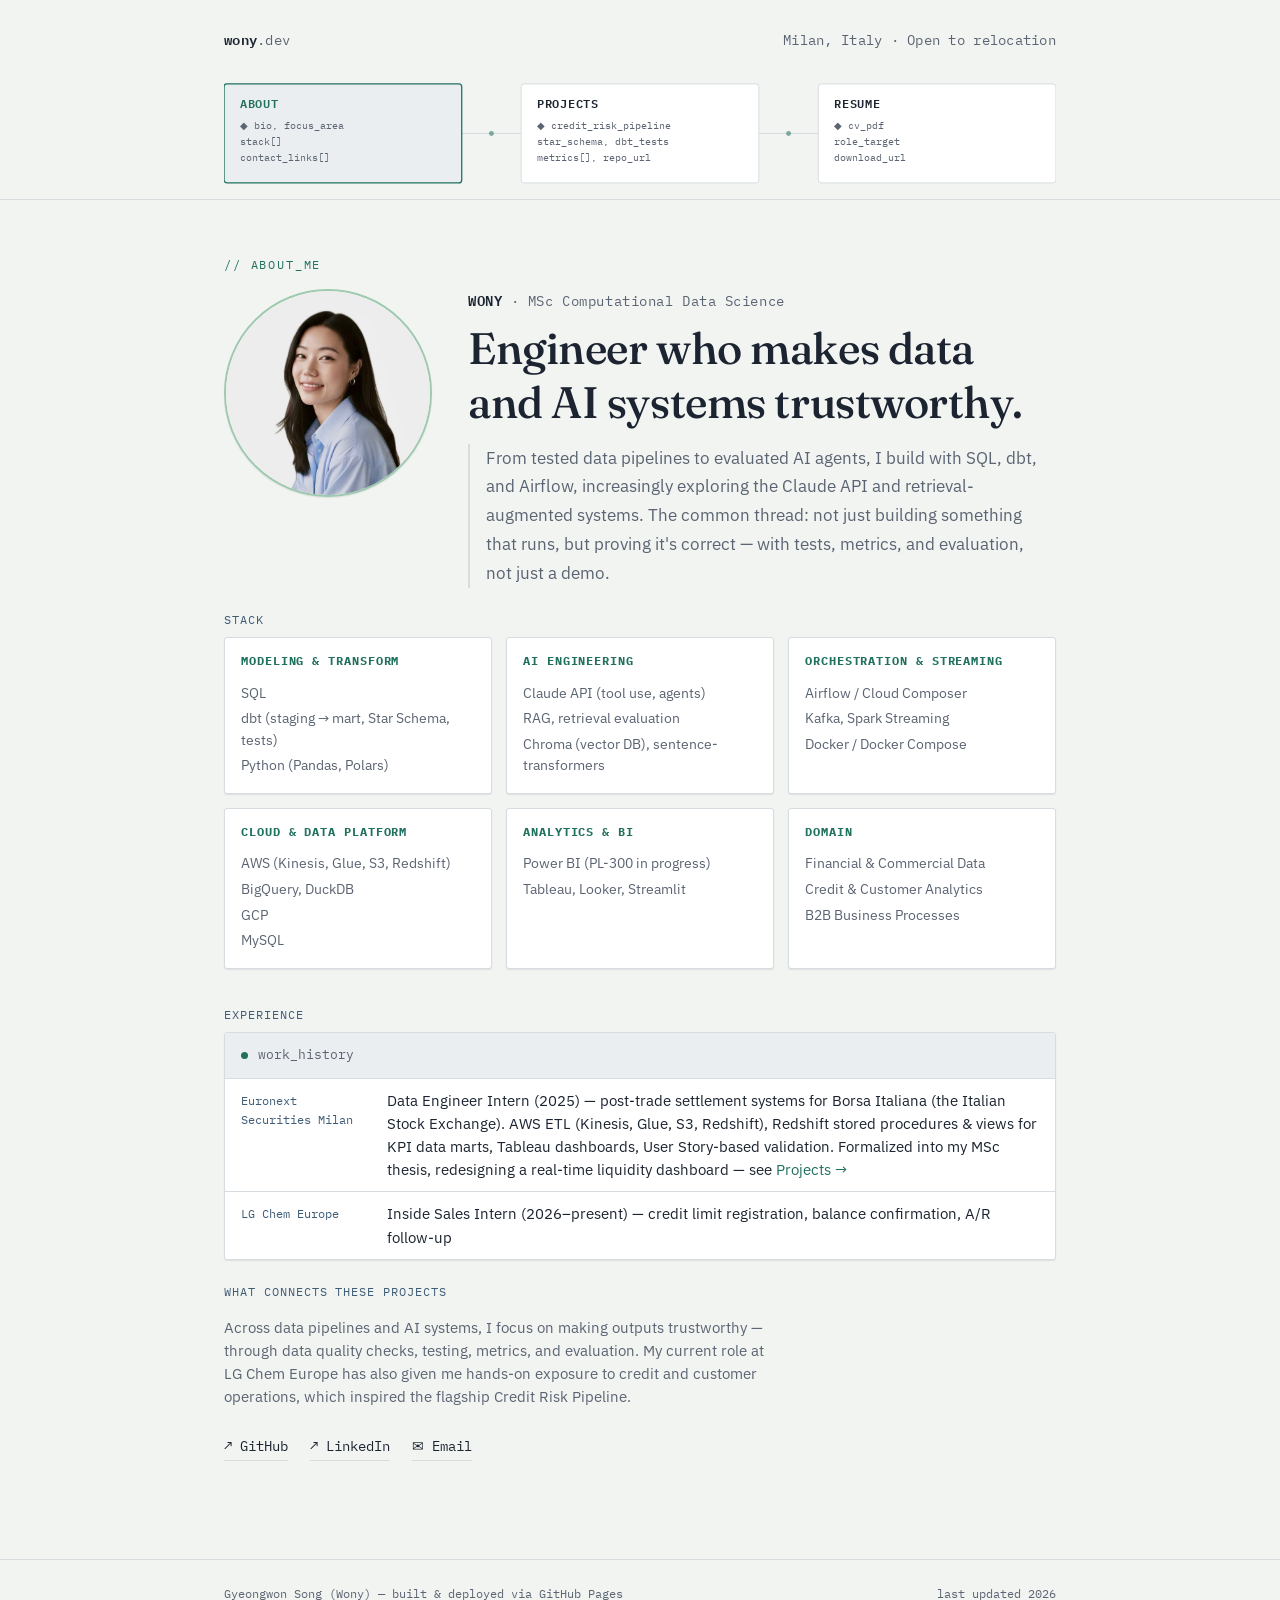
<file: index.html>
<!DOCTYPE html>
<html lang="en">
<head>
<meta charset="UTF-8" />
<meta name="viewport" content="width=device-width, initial-scale=1.0" />
<title>Wony — Analytics Engineer</title>
<meta name="description" content="Data & AI engineer — tested pipelines, evaluated AI agents. dbt, SQL, Airflow, Claude API, RAG." />
<link rel="preconnect" href="https://fonts.googleapis.com">
<link href="https://fonts.googleapis.com/css2?family=Fraunces:opsz,wght@9..144,450;9..144,500&family=IBM+Plex+Mono:wght@400;500;600&family=IBM+Plex+Sans:wght@400;500;600;700&display=swap" rel="stylesheet">
<link rel="stylesheet" href="assets/css/style.css" />
</head>
<body>

<header class="site">
  <div class="wrap">
    <div class="brand-row">
      <span class="brand"><strong>wony</strong>.dev</span>
      <span class="brand">Milan, Italy · Open to relocation</span>
    </div>

    <nav class="mobile-nav">
      <a href="index.html" class="active">ABOUT</a>
      <a href="projects.html" class="">PROJECTS</a>
      <a href="resume.html" class="">RESUME</a>
    </nav>
    <!-- Signature element: site nav rendered as an ER diagram -->
    <svg class="schema-nav" viewBox="0 0 840 120" xmlns="http://www.w3.org/2000/svg" role="navigation" aria-label="Site sections">
      <line class="edge" x1="240" y1="60" x2="300" y2="60" />
      <line class="edge" x1="540" y1="60" x2="600" y2="60" />
      <circle class="edge-dot" cx="270" cy="60" r="2.5" />
      <circle class="edge-dot" cx="570" cy="60" r="2.5" />

      <g class="node active">
        <a class="node-link" href="index.html" aria-current="page">
          <rect x="0" y="10" width="240" height="100" rx="3"></rect>
          <text class="node-title" x="16" y="34">ABOUT</text>
          <text class="node-field" x="16" y="56">◆ bio, focus_area</text>
          <text class="node-field" x="16" y="72">stack[]</text>
          <text class="node-field" x="16" y="88">contact_links[]</text>
        </a>
      </g>

      <g class="node">
        <a class="node-link" href="projects.html">
          <rect x="300" y="10" width="240" height="100" rx="3"></rect>
          <text class="node-title" x="316" y="34">PROJECTS</text>
          <text class="node-field" x="316" y="56">◆ credit_risk_pipeline</text>
          <text class="node-field" x="316" y="72">star_schema, dbt_tests</text>
          <text class="node-field" x="316" y="88">metrics[], repo_url</text>
        </a>
      </g>

      <g class="node">
        <a class="node-link" href="resume.html">
          <rect x="600" y="10" width="240" height="100" rx="3"></rect>
          <text class="node-title" x="616" y="34">RESUME</text>
          <text class="node-field" x="616" y="56">◆ cv_pdf</text>
          <text class="node-field" x="616" y="72">role_target</text>
          <text class="node-field" x="616" y="88">download_url</text>
        </a>
      </g>
    </svg>
  </div>
</header>

<main>
  <div class="wrap">
    <p class="eyebrow">// about_me</p>
    <div class="hero-row">
      <img class="hero-photo" src="assets/img/profile.jpg" alt="Portrait of Gyeongwon Song" />
      <div class="hero-text">
        <p class="hero-name"><strong>WONY</strong> · MSc Computational Data Science</p>
        <h1>Engineer who makes data and AI systems trustworthy.</h1>
        <p class="lede">
          From tested data pipelines to evaluated AI agents, I build with SQL, dbt, and Airflow, increasingly exploring the Claude API and retrieval-augmented systems.
          The common thread: not just building something that runs, but proving it's
          correct — with tests, metrics, and evaluation, not just a demo.
        </p>
      </div>
    </div>

    <p class="section-label">stack</p>
    <div class="stack-grid">
      <div class="stack-group">
        <h3>Modeling &amp; Transform</h3>
        <ul>
          <li>SQL</li>
          <li>dbt (staging → mart, Star Schema, tests)</li>
          <li>Python (Pandas, Polars)</li>
        </ul>
      </div>
      <div class="stack-group">
        <h3>AI Engineering</h3>
        <ul>
          <li>Claude API (tool use, agents)</li>
          <li>RAG, retrieval evaluation</li>
          <li>Chroma (vector DB), sentence-transformers</li>
        </ul>
      </div>
      <div class="stack-group">
        <h3>Orchestration &amp; Streaming</h3>
        <ul>
          <li>Airflow / Cloud Composer</li>
          <li>Kafka, Spark Streaming</li>
          <li>Docker / Docker Compose</li>
        </ul>
      </div>
      <div class="stack-group">
        <h3>Cloud &amp; Data Platform</h3>
        <ul>
          <li>AWS (Kinesis, Glue, S3, Redshift)</li>
          <li>BigQuery, DuckDB</li>
          <li>GCP</li>
          <li>MySQL</li>
        </ul>
      </div>
      <div class="stack-group">
        <h3>Analytics &amp; BI</h3>
        <ul>
          <li>Power BI (PL-300 in progress)</li>
          <li>Tableau, Looker, Streamlit</li>
        </ul>
      </div>
      <div class="stack-group">
        <h3>Domain</h3>
        <ul>
          <li>Financial &amp; Commercial Data</li>
          <li>Credit &amp; Customer Analytics</li>
          <li>B2B Business Processes</li>
        </ul>
      </div>
    </div>

    <p class="section-label">experience</p>
    <div class="tbl">
      <div class="tbl-head"><span class="dot"></span> work_history</div>
      <div class="tbl-row">
        <span class="field-name">Euronext Securities Milan</span>
        <span class="field-value">Data Engineer Intern (2025) — post-trade settlement systems for Borsa Italiana (the Italian Stock Exchange). AWS ETL (Kinesis, Glue, S3, Redshift), Redshift stored procedures &amp; views for KPI data marts, Tableau dashboards, User Story-based validation. Formalized into my MSc thesis, redesigning a real-time liquidity dashboard — see <a href="projects.html#euronext">Projects →</a></span>
      </div>
      <div class="tbl-row">
        <span class="field-name">LG Chem Europe</span>
        <span class="field-value">Inside Sales Intern (2026–present) — credit limit registration, balance confirmation, A/R follow-up</span>
      </div>
    </div>

    <p class="section-label">what connects these projects</p>
    <p style="max-width:60ch; font-size:14.5px;">
      Across data pipelines and AI systems, I focus on making outputs trustworthy — through data quality checks, testing, metrics, and evaluation. My current role at LG Chem Europe has also given me hands-on exposure to credit and customer operations, which inspired the flagship Credit Risk Pipeline.
    </p>

    <div class="link-row">
      <a href="https://github.com/gyngwon" target="_blank" rel="noopener">↗ GitHub</a>
      <a href="https://www.linkedin.com/in/gyeongwon/" target="_blank" rel="noopener">↗ LinkedIn</a>
      <a href="mailto:wony.gsong@gmail.com">✉ Email</a>
    </div>
  </div>
</main>

<footer class="site">
  <div class="wrap" style="display:flex; justify-content:space-between; flex-wrap:wrap; gap:8px; width:100%;">
    <span>Gyeongwon Song (Wony) — built &amp; deployed via GitHub Pages</span>
    <span>last updated 2026</span>
  </div>
</footer>

</body>
</html>
</file>
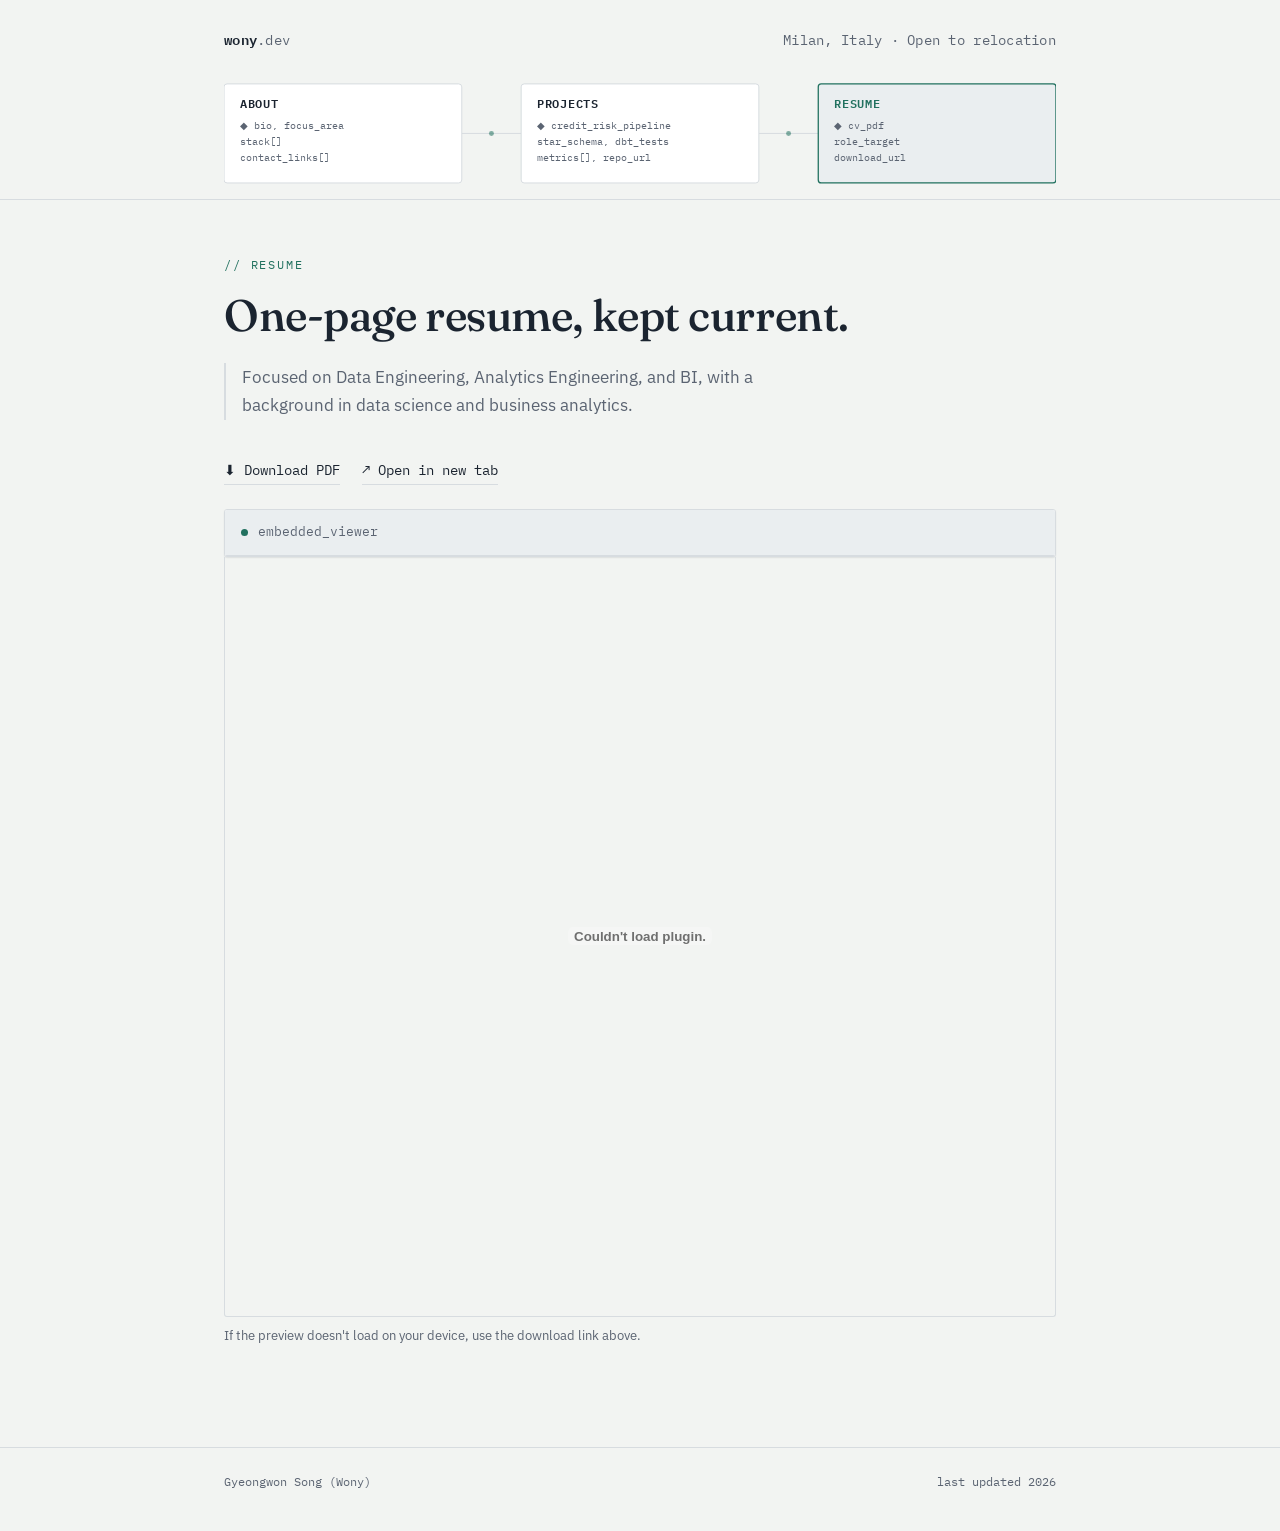
<file: resume.html>
<!DOCTYPE html>
<html lang="en">
<head>
<meta charset="UTF-8" />
<meta name="viewport" content="width=device-width, initial-scale=1.0" />
<title>Resume — Wony</title>
<link rel="preconnect" href="https://fonts.googleapis.com">
<link href="https://fonts.googleapis.com/css2?family=Fraunces:opsz,wght@9..144,450;9..144,500&family=IBM+Plex+Mono:wght@400;500;600&family=IBM+Plex+Sans:wght@400;500;600;700&display=swap" rel="stylesheet">
<link rel="stylesheet" href="assets/css/style.css" />
</head>
<body>

<header class="site">
  <div class="wrap">
    <div class="brand-row">
      <span class="brand"><strong>wony</strong>.dev</span>
      <span class="brand">Milan, Italy · Open to relocation</span>
    </div>

    <nav class="mobile-nav">
      <a href="index.html" class="">ABOUT</a>
      <a href="projects.html" class="">PROJECTS</a>
      <a href="resume.html" class="active">RESUME</a>
    </nav>
    <svg class="schema-nav" viewBox="0 0 840 120" xmlns="http://www.w3.org/2000/svg" role="navigation" aria-label="Site sections">
      <line class="edge" x1="240" y1="60" x2="300" y2="60" />
      <line class="edge" x1="540" y1="60" x2="600" y2="60" />
      <circle class="edge-dot" cx="270" cy="60" r="2.5" />
      <circle class="edge-dot" cx="570" cy="60" r="2.5" />

      <g class="node">
        <a class="node-link" href="index.html">
          <rect x="0" y="10" width="240" height="100" rx="3"></rect>
          <text class="node-title" x="16" y="34">ABOUT</text>
          <text class="node-field" x="16" y="56">◆ bio, focus_area</text>
          <text class="node-field" x="16" y="72">stack[]</text>
          <text class="node-field" x="16" y="88">contact_links[]</text>
        </a>
      </g>

      <g class="node">
        <a class="node-link" href="projects.html">
          <rect x="300" y="10" width="240" height="100" rx="3"></rect>
          <text class="node-title" x="316" y="34">PROJECTS</text>
          <text class="node-field" x="316" y="56">◆ credit_risk_pipeline</text>
          <text class="node-field" x="316" y="72">star_schema, dbt_tests</text>
          <text class="node-field" x="316" y="88">metrics[], repo_url</text>
        </a>
      </g>

      <g class="node active">
        <a class="node-link" href="resume.html" aria-current="page">
          <rect x="600" y="10" width="240" height="100" rx="3"></rect>
          <text class="node-title" x="616" y="34">RESUME</text>
          <text class="node-field" x="616" y="56">◆ cv_pdf</text>
          <text class="node-field" x="616" y="72">role_target</text>
          <text class="node-field" x="616" y="88">download_url</text>
        </a>
      </g>
    </svg>
  </div>
</header>

<main>
  <div class="wrap">
    <p class="eyebrow">// resume</p>
    <h1>One-page resume, kept current.</h1>
    <p class="lede">
      Focused on Data Engineering, Analytics Engineering, and BI, with a background in data science and business analytics.
    </p>

    <div class="link-row" style="margin:0 0 24px;">
      <a href="assets/resume.pdf" download>⬇ Download PDF</a>
      <a href="assets/resume.pdf" target="_blank" rel="noopener">↗ Open in new tab</a>
    </div>

    <div class="tbl" style="margin-bottom:0;">
      <div class="tbl-head"><span class="dot"></span> embedded_viewer</div>
    </div>
    <embed src="assets/resume.pdf" type="application/pdf"
      style="width:100%; height:760px; border:1px solid var(--border); border-top:none; border-radius:0 0 3px 3px; display:block;" />
    <p style="font-size:12.5px; margin-top:8px;">
      If the preview doesn't load on your device, use the download link above.
    </p>
  </div>
</main>

<footer class="site">
  <div class="wrap" style="display:flex; justify-content:space-between; flex-wrap:wrap; gap:8px; width:100%;">
    <span>Gyeongwon Song (Wony)</span>
    <span>last updated 2026</span>
  </div>
</footer>

</body>
</html>
</file>
<file: assets/css/style.css>
/* ============================================================
   Design tokens
   ============================================================ */
:root {
  --bg: #f2f4f2;
  --surface: #ffffff;
  --surface-raised: #eaeef0;
  --border: #d7dce0;
  --text: #1b2430;
  --text-dim: #5b6472;
  --key: #21715f;       /* "primary key" teal — structure, links, nav */
  --key-dim: #14493d;
  --tag: #3e5c76;       /* "field" slate blue — tags, metrics, emphasis */
  --tag-dim: #2a4055;
  --font-display: 'IBM Plex Sans', -apple-system, sans-serif;
  --font-serif: 'Fraunces', Georgia, serif;
  --font-mono: 'IBM Plex Mono', ui-monospace, monospace;
  --radius: 3px;
  --shadow: 0 1px 2px rgba(27,36,48,0.05), 0 1px 1px rgba(27,36,48,0.04);
}

* { box-sizing: border-box; }

html { scroll-behavior: smooth; }

body {
  margin: 0;
  background:
    linear-gradient(var(--bg), var(--bg)),
    repeating-linear-gradient(0deg, transparent, transparent 39px, rgba(33,113,95,0.05) 40px),
    repeating-linear-gradient(90deg, transparent, transparent 39px, rgba(33,113,95,0.05) 40px);
  color: var(--text);
  font-family: var(--font-display);
  line-height: 1.6;
  -webkit-font-smoothing: antialiased;
}

a { color: var(--key); text-decoration: none; }
a:hover { text-decoration: underline; }
a:focus-visible, button:focus-visible { outline: 2px solid var(--key); outline-offset: 3px; }

.wrap {
  max-width: 880px;
  margin: 0 auto;
  padding: 0 24px;
}

/* ============================================================
   Header / schema nav
   ============================================================ */
header.site {
  padding: 28px 0 8px;
  border-bottom: 1px solid var(--border);
}

.brand-row {
  display: flex;
  align-items: baseline;
  justify-content: space-between;
  flex-wrap: wrap;
  gap: 12px;
  margin-bottom: 22px;
}

.brand {
  font-family: var(--font-mono);
  font-size: 13.5px;
  letter-spacing: 0.02em;
  color: var(--text-dim);
}
.brand strong { color: var(--text); font-weight: 600; }

.schema-nav {
  display: block;
  width: 100%;
  height: auto;
  margin-bottom: -1px;
}

.schema-nav .node rect {
  fill: var(--surface);
  stroke: var(--border);
  stroke-width: 1;
  transition: stroke 0.2s ease, fill 0.2s ease, transform 0.2s ease;
  transform-origin: center;
}
.schema-nav a.node-link:hover rect,
.schema-nav a.node-link:focus rect {
  stroke: var(--key);
  fill: var(--surface-raised);
}
.schema-nav .node.active rect {
  stroke: var(--key);
  stroke-width: 1.3;
  fill: var(--surface-raised);
}
.schema-nav .node-title {
  font-family: var(--font-mono);
  font-size: 12.5px;
  letter-spacing: 0.06em;
  fill: var(--text);
  font-weight: 600;
}
.schema-nav .node.active .node-title { fill: var(--key); }
.schema-nav .node-field {
  font-family: var(--font-mono);
  font-size: 10.5px;
  fill: var(--text-dim);
}
.schema-nav .edge {
  stroke: var(--border);
  stroke-width: 1;
  fill: none;
}
.schema-nav .edge-dot { fill: var(--key); opacity: 0.55; }
.schema-nav a.node-link { cursor: pointer; }
.schema-nav a.node-link text { pointer-events: none; }

/* ============================================================
   Mobile nav (replaces the ER-diagram nav on narrow screens)
   ============================================================ */
.mobile-nav { display: none; }

@media (max-width: 640px) {
  .schema-nav { display: none; }
  .mobile-nav {
    display: flex;
    gap: 8px;
    margin-bottom: 4px;
  }
  .mobile-nav a {
    flex: 1;
    text-align: center;
    font-family: var(--font-mono);
    font-size: 12.5px;
    letter-spacing: 0.06em;
    color: var(--text-dim);
    text-decoration: none;
    padding: 10px 6px;
    border: 1px solid var(--border);
    border-radius: var(--radius);
    background: var(--surface);
  }
  .mobile-nav a.active {
    color: var(--key);
    border-color: var(--key);
    background: var(--surface-raised);
    font-weight: 600;
  }
}

/* ============================================================
   Sections / typography
   ============================================================ */
main { padding: 56px 0 90px; }

.eyebrow {
  font-family: var(--font-mono);
  font-size: 11.5px;
  color: var(--key);
  text-transform: uppercase;
  letter-spacing: 0.16em;
  margin: 0 0 14px;
}

h1 {
  font-family: var(--font-serif);
  font-optical-sizing: auto;
  font-weight: 500;
  font-size: clamp(30px, 4.2vw, 44px);
  line-height: 1.22;
  letter-spacing: -0.01em;
  margin: 0 0 20px;
}

h2 {
  font-family: var(--font-serif);
  font-weight: 500;
  font-size: 24px;
  letter-spacing: -0.005em;
  margin: 0 0 6px;
}

.lede {
  font-size: 17px;
  line-height: 1.7;
  color: var(--text-dim);
  max-width: 58ch;
  margin: 0 0 40px;
  padding-left: 16px;
  border-left: 2px solid var(--border);
}

p { color: var(--text-dim); }
strong { color: var(--text); }

/* ============================================================
   Table-style cards (used for stack, projects, experience)
   ============================================================ */
.tbl {
  border: 1px solid var(--border);
  border-radius: var(--radius);
  overflow: hidden;
  margin-bottom: 20px;
  background: var(--surface);
  box-shadow: var(--shadow);
}

.tbl-head {
  display: flex;
  align-items: center;
  gap: 10px;
  padding: 12px 16px;
  background: var(--surface-raised);
  border-bottom: 1px solid var(--border);
  font-family: var(--font-mono);
  font-size: 13px;
  color: var(--text-dim);
}
.tbl-head .dot { width: 7px; height: 7px; border-radius: 50%; background: var(--key); flex-shrink: 0; }

.tbl-row {
  display: grid;
  grid-template-columns: 130px 1fr;
  gap: 4px 16px;
  padding: 10px 16px;
  border-bottom: 1px solid var(--border);
  font-size: 14.5px;
}
.tbl-row:last-child { border-bottom: none; }
.tbl-row .field-name {
  font-family: var(--font-mono);
  font-size: 12px;
  color: var(--tag);
  padding-top: 2px;
}
.tbl-row .field-value { color: var(--text); }
.tbl-row .field-value a { color: var(--key); }

@media (max-width: 560px) {
  .tbl-row { grid-template-columns: 1fr; }
  .tbl-row .field-name { padding-top: 6px; }
}

/* ============================================================
   Tags
   ============================================================ */
.tags { display: flex; flex-wrap: wrap; gap: 6px; }
.tag {
  font-family: var(--font-mono);
  font-size: 11px;
  letter-spacing: 0.02em;
  color: var(--tag);
  background: color-mix(in srgb, var(--tag) 8%, var(--surface));
  border: 1px solid color-mix(in srgb, var(--tag) 28%, var(--surface));
  border-radius: var(--radius);
  padding: 3px 9px;
  white-space: nowrap;
}

/* ============================================================
   Stack grid (About page)
   ============================================================ */
.stack-grid {
  display: grid;
  grid-template-columns: repeat(auto-fit, minmax(200px, 1fr));
  gap: 14px;
  margin-bottom: 36px;
}
.stack-group {
  border: 1px solid var(--border);
  border-radius: var(--radius);
  padding: 14px 16px;
  background: var(--surface);
  box-shadow: var(--shadow);
}
.stack-group h3 {
  font-family: var(--font-mono);
  font-size: 11.5px;
  color: var(--key);
  text-transform: uppercase;
  letter-spacing: 0.08em;
  margin: 0 0 10px;
}
.stack-group ul { list-style: none; margin: 0; padding: 0; font-size: 13.5px; color: var(--text-dim); }
.stack-group li { padding: 2px 0; }

/* ============================================================
   Links row
   ============================================================ */
.link-row { display: flex; flex-wrap: wrap; gap: 22px; margin: 28px 0 8px; font-family: var(--font-mono); font-size: 13.5px; }
.link-row a { display: inline-flex; align-items: center; gap: 6px; color: var(--text); border-bottom: 1px solid var(--border); padding-bottom: 2px; transition: color 0.15s ease, border-color 0.15s ease; }
.link-row a:hover { color: var(--key); border-color: var(--key); text-decoration: none; }

/* ============================================================
   Project detail blocks
   ============================================================ */
.project-block { margin-bottom: 56px; }
.project-block h2 { margin-bottom: 10px; }
.project-meta { display: flex; flex-wrap: wrap; gap: 8px; margin-bottom: 18px; }

/* ============================================================
   Project tab/panel viewer
   ============================================================ */
.project-tabs {
  display: grid;
  grid-template-columns: repeat(auto-fill, minmax(200px, 1fr));
  gap: 10px;
  margin: 4px 0 32px;
}
.project-tab {
  text-align: left;
  cursor: pointer;
  background: var(--surface);
  border: 1px solid var(--border);
  border-radius: var(--radius);
  padding: 12px 14px;
  box-shadow: var(--shadow);
  font-family: var(--font-display);
  transition: border-color 0.15s ease, background 0.15s ease;
}
.project-tab:hover { border-color: var(--key-dim); }
.project-tab .tab-title {
  display: block;
  font-family: var(--font-mono);
  font-size: 13px;
  font-weight: 600;
  color: var(--text);
  margin-bottom: 4px;
}
.project-tab .tab-sub {
  display: block;
  font-size: 11.5px;
  color: var(--text-dim);
  font-family: var(--font-mono);
}
.project-tab.active {
  border-color: var(--key);
  background: var(--surface-raised);
}
.project-tab.active .tab-title { color: var(--key); }

.project-panel[hidden] { display: none; }

@media (max-width: 640px) {
  .project-tabs { grid-template-columns: 1fr; }
}

/* ============================================================
   Project tab/panel viewer — metrics
   ============================================================ */
.metric-row {
  display: grid;
  grid-template-columns: repeat(auto-fit, minmax(160px, 1fr));
  gap: 10px;
  margin: 18px 0 24px;
}
.metric {
  border: 1px solid var(--border);
  border-left: 2px solid var(--tag);
  border-radius: var(--radius);
  padding: 10px 14px;
  background: var(--surface);
  box-shadow: var(--shadow);
}
.metric .num { font-family: var(--font-mono); font-size: 19px; color: var(--text); display: block; }
.metric .label { font-size: 12px; color: var(--text-dim); }

.section-label {
  font-family: var(--font-mono);
  font-size: 12px;
  color: var(--tag);
  text-transform: uppercase;
  letter-spacing: 0.08em;
  margin: 22px 0 8px;
}

pre {
  background: var(--surface-raised);
  border: 1px solid var(--border);
  border-radius: var(--radius);
  padding: 14px 16px;
  overflow-x: auto;
  font-family: var(--font-mono);
  font-size: 12.5px;
  color: var(--text-dim);
}

.arch-img {
  display: block;
  width: 100%;
  height: auto;
  border: 1px solid var(--border);
  border-radius: var(--radius);
  box-shadow: var(--shadow);
  margin: 4px 0 4px;
}
.arch-caption {
  font-family: var(--font-mono);
  font-size: 11.5px;
  color: var(--text-dim);
  margin: 0 0 22px;
}

.mermaid {
  background: var(--surface);
  border: 1px solid var(--border);
  border-radius: var(--radius);
  box-shadow: var(--shadow);
  padding: 20px;
  margin: 0 0 24px;
  overflow-x: auto;
  display: flex;
  justify-content: center;
}
.mermaid svg { min-width: 640px; height: auto; }
@media (max-width: 640px) {
  .mermaid svg { min-width: 0; max-width: 100%; }
}

/* ============================================================
   Footer
   ============================================================ */
footer.site {
  border-top: 1px solid var(--border);
  padding: 24px 0 40px;
  font-family: var(--font-mono);
  font-size: 12px;
  color: var(--text-dim);
  display: flex;
  justify-content: space-between;
  flex-wrap: wrap;
  gap: 8px;
}

/* Reduced motion */
@media (prefers-reduced-motion: reduce) {
  html { scroll-behavior: auto; }
  * { transition: none !important; }
}

/* ============================================================
   About page hero (photo + intro)
   ============================================================ */
.hero-row {
  display: flex;
  align-items: flex-start;
  gap: 36px;
  margin-bottom: 8px;
}
.hero-photo {
  width: 208px;
  height: 208px;
  border-radius: 50%;
  object-fit: cover;
  flex-shrink: 0;
  border: 2px solid #9dc9ae;
  box-shadow: var(--shadow);
}
.hero-text { flex: 1; min-width: 0; }
.hero-text h1 { margin-bottom: 14px; }
.hero-text .lede { margin-bottom: 0; }
.hero-name {
  font-family: var(--font-mono);
  font-size: 14px;
  letter-spacing: 0.04em;
  color: var(--text-dim);
  margin: 0 0 10px;
}
.hero-name strong { color: var(--text); font-weight: 600; }

@media (max-width: 640px) {
  .hero-row { flex-direction: column; align-items: center; text-align: center; gap: 18px; }
  .hero-photo { width: 152px; height: 152px; }
  .hero-text .lede { border-left: none; padding-left: 0; margin: 0 auto; }
}
</file>
